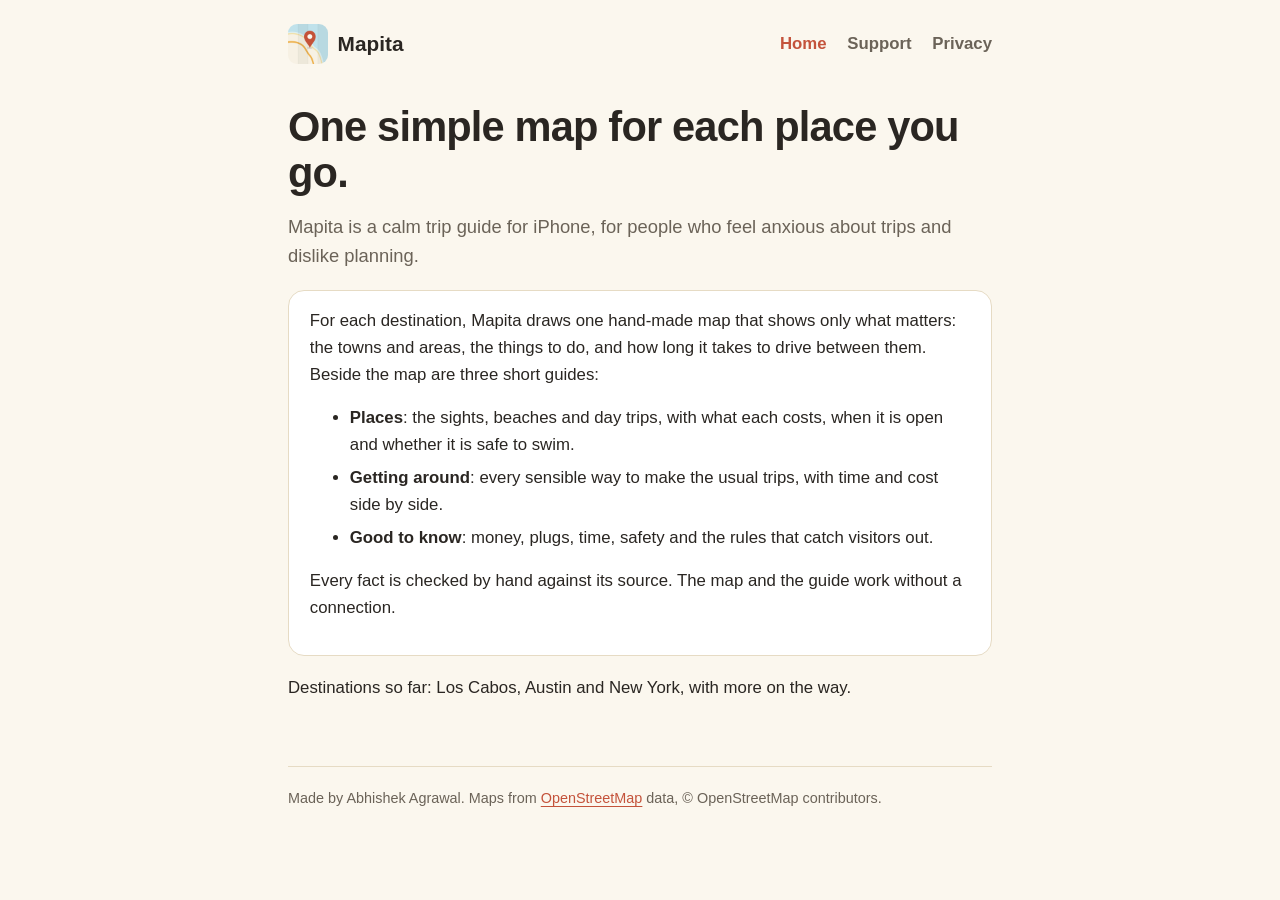
<file: index.html>
<!doctype html>
<html lang="en">
<head>
  <meta charset="utf-8">
  <meta name="viewport" content="width=device-width, initial-scale=1">
  <meta name="description" content="Mapita is a calm trip guide for iPhone: one simple map for each place, how far things are, how to get around, and what is good to know.">
  <title>Mapita: Calm Trip Guide</title>
  <link rel="stylesheet" href="styles.css">
</head>
<body>
  <header class="site shell">
    <a class="brand" href="index.html"><img src="icon.png" alt="">Mapita</a>
    <nav aria-label="Main">
      <a href="index.html" aria-current="page">Home</a>
      <a href="support.html">Support</a>
      <a href="privacy.html">Privacy</a>
    </nav>
  </header>
  <main class="shell">
    <h1>One simple map for each place you go.</h1>
    <p class="lede">Mapita is a calm trip guide for iPhone, for people who feel anxious about trips and dislike planning.</p>
    <div class="card">
      <p>For each destination, Mapita draws one hand-made map that shows only what matters: the towns and areas, the
        things to do, and how long it takes to drive between them. Beside the map are three short guides:</p>
      <ul>
        <li><strong>Places</strong>: the sights, beaches and day trips, with what each costs, when it is open and whether it is safe to swim.</li>
        <li><strong>Getting around</strong>: every sensible way to make the usual trips, with time and cost side by side.</li>
        <li><strong>Good to know</strong>: money, plugs, time, safety and the rules that catch visitors out.</li>
      </ul>
      <p>Every fact is checked by hand against its source. The map and the guide work without a connection.</p>
    </div>
    <p>Destinations so far: Los Cabos, Austin and New York, with more on the way.</p>
  </main>
  <footer class="shell">
    <p>Made by Abhishek Agrawal. Maps from <a href="https://www.openstreetmap.org/copyright">OpenStreetMap</a> data, © OpenStreetMap contributors.</p>
  </footer>
</body>
</html>
</file>
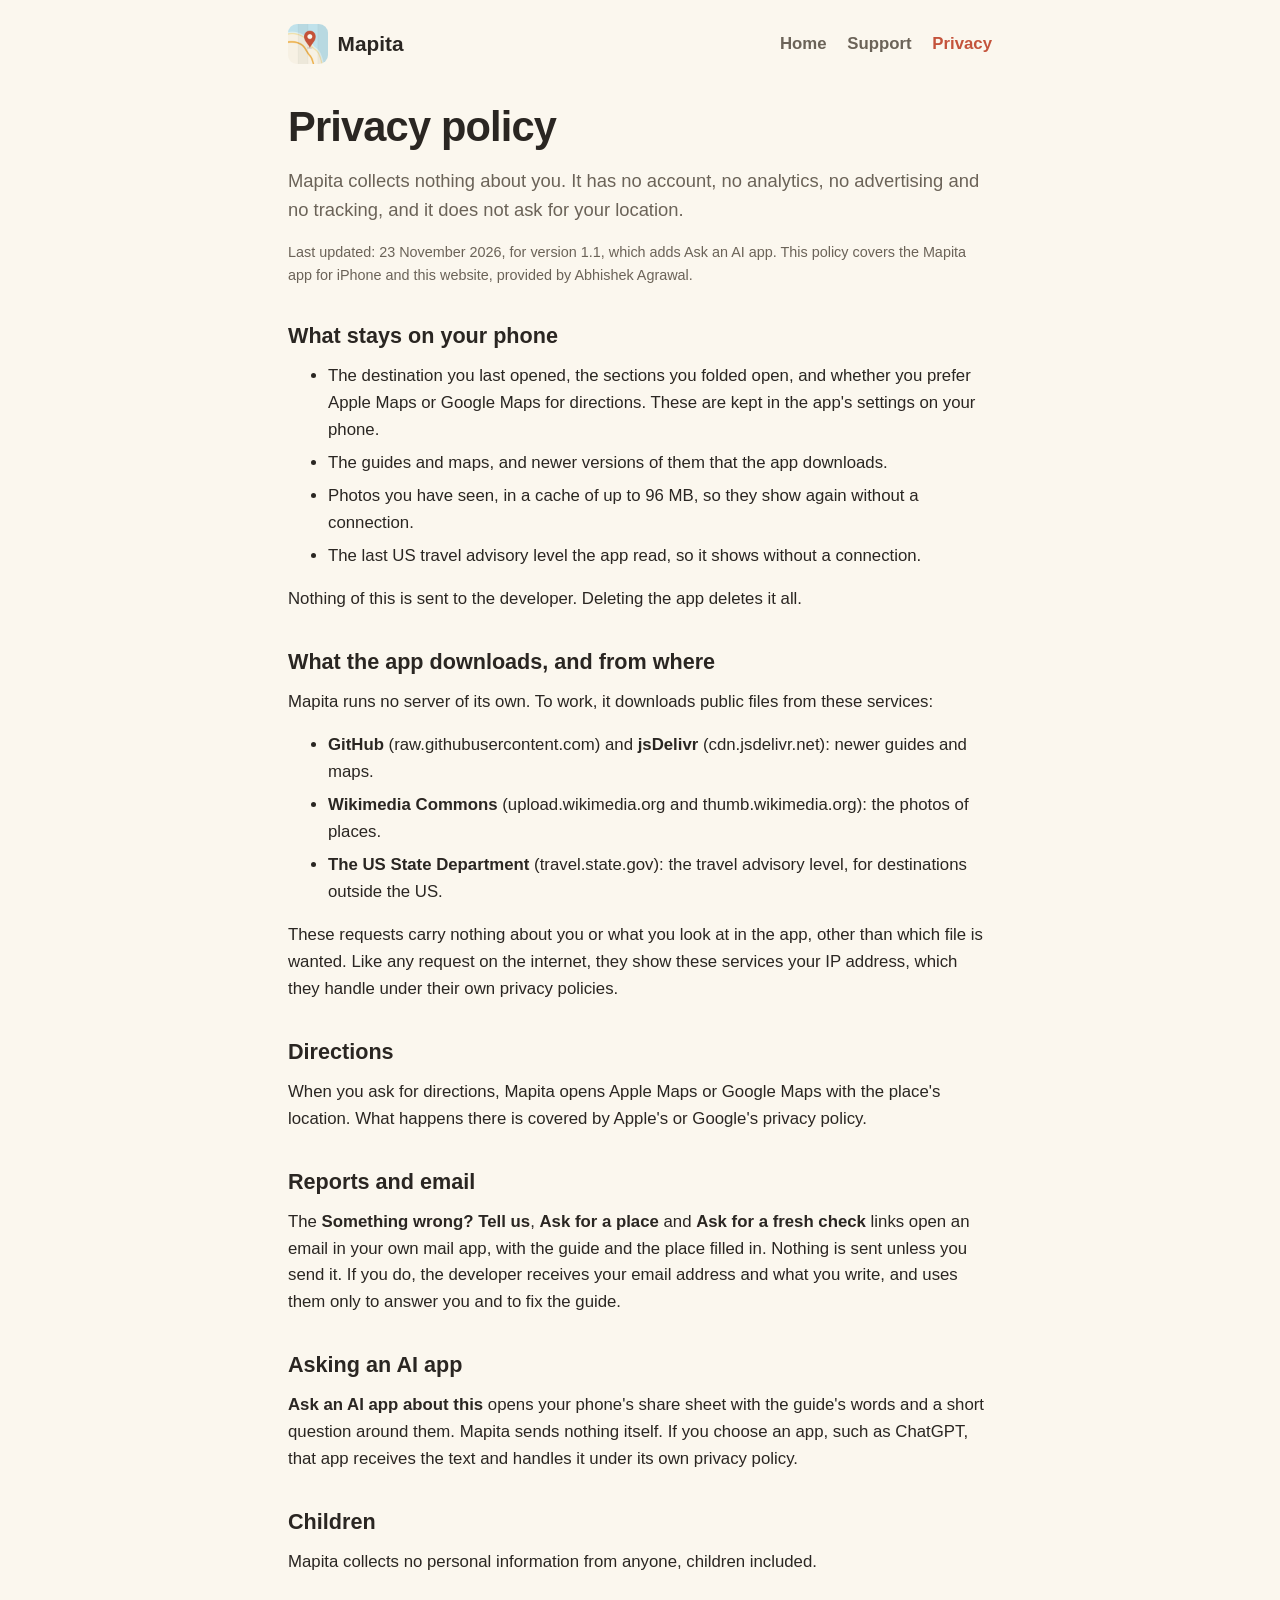
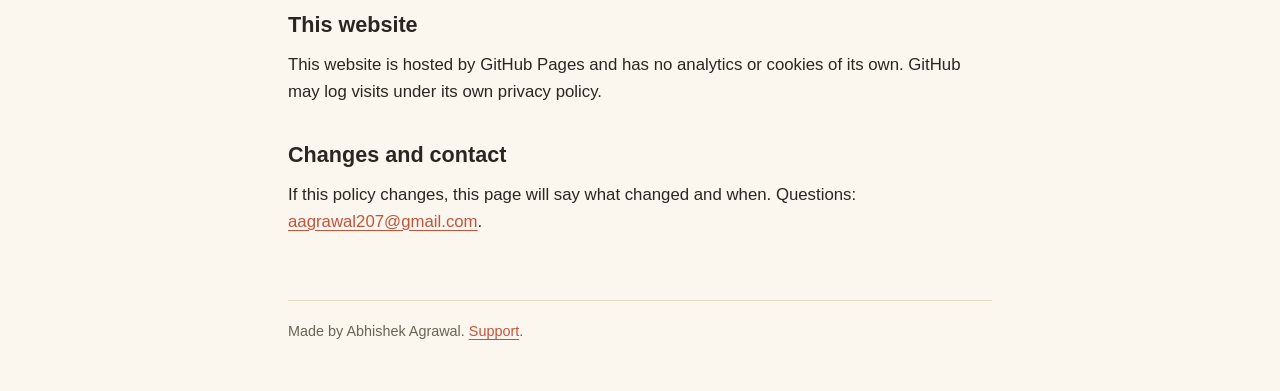
<file: privacy.html>
<!doctype html>
<html lang="en">
<head>
  <meta charset="utf-8">
  <meta name="viewport" content="width=device-width, initial-scale=1">
  <meta name="description" content="Mapita's privacy policy: no account, no analytics, no ads, no tracking, and nothing about you is collected.">
  <title>Privacy Policy | Mapita</title>
  <link rel="stylesheet" href="styles.css">
</head>
<body>
  <header class="site shell">
    <a class="brand" href="index.html"><img src="icon.png" alt="">Mapita</a>
    <nav aria-label="Main">
      <a href="index.html">Home</a>
      <a href="support.html">Support</a>
      <a href="privacy.html" aria-current="page">Privacy</a>
    </nav>
  </header>
  <main class="shell">
    <h1>Privacy policy</h1>
    <p class="lede">Mapita collects nothing about you. It has no account, no analytics, no advertising and no tracking, and it does
      not ask for your location.</p>
    <p class="small">Last updated: 23 November 2026, for version 1.1, which adds Ask an AI app. This policy covers the Mapita app for iPhone and this website, provided by
      Abhishek Agrawal.</p>

    <h2>What stays on your phone</h2>
    <ul>
      <li>The destination you last opened, the sections you folded open, and whether you prefer Apple Maps or Google Maps for
        directions. These are kept in the app's settings on your phone.</li>
      <li>The guides and maps, and newer versions of them that the app downloads.</li>
      <li>Photos you have seen, in a cache of up to 96 MB, so they show again without a connection.</li>
      <li>The last US travel advisory level the app read, so it shows without a connection.</li>
    </ul>
    <p>Nothing of this is sent to the developer. Deleting the app deletes it all.</p>

    <h2>What the app downloads, and from where</h2>
    <p>Mapita runs no server of its own. To work, it downloads public files from these services:</p>
    <ul>
      <li><strong>GitHub</strong> (raw.githubusercontent.com) and <strong>jsDelivr</strong> (cdn.jsdelivr.net): newer guides and maps.</li>
      <li><strong>Wikimedia Commons</strong> (upload.wikimedia.org and thumb.wikimedia.org): the photos of places.</li>
      <li><strong>The US State Department</strong> (travel.state.gov): the travel advisory level, for destinations outside the US.</li>
    </ul>
    <p>These requests carry nothing about you or what you look at in the app, other than which file is wanted. Like any
      request on the internet, they show these services your IP address, which they handle under their own privacy
      policies.</p>

    <h2>Directions</h2>
    <p>When you ask for directions, Mapita opens Apple Maps or Google Maps with the place's location. What happens there is
      covered by Apple's or Google's privacy policy.</p>

    <h2>Reports and email</h2>
    <p>The <strong>Something wrong? Tell us</strong>, <strong>Ask for a place</strong> and <strong>Ask for a fresh check</strong> links
      open an email in your own mail app, with the guide and the place filled in.
      Nothing is sent unless you send it. If you do, the developer receives your email address and what you write, and uses
      them only to answer you and to fix the guide.</p>

    <h2>Asking an AI app</h2>
    <p><strong>Ask an AI app about this</strong> opens your phone's share sheet with the guide's words and a short question
      around them. Mapita sends nothing itself. If you choose an app, such as ChatGPT, that app receives the text and handles
      it under its own privacy policy.</p>

    <h2>Children</h2>
    <p>Mapita collects no personal information from anyone, children included.</p>

    <h2>This website</h2>
    <p>This website is hosted by GitHub Pages and has no analytics or cookies of its own. GitHub may log visits under its
      own privacy policy.</p>

    <h2>Changes and contact</h2>
    <p>If this policy changes, this page will say what changed and when. Questions:
      <a href="mailto:aagrawal207@gmail.com">aagrawal207@gmail.com</a>.</p>
  </main>
  <footer class="shell">
    <p>Made by Abhishek Agrawal. <a href="support.html">Support</a>.</p>
  </footer>
</body>
</html>
</file>
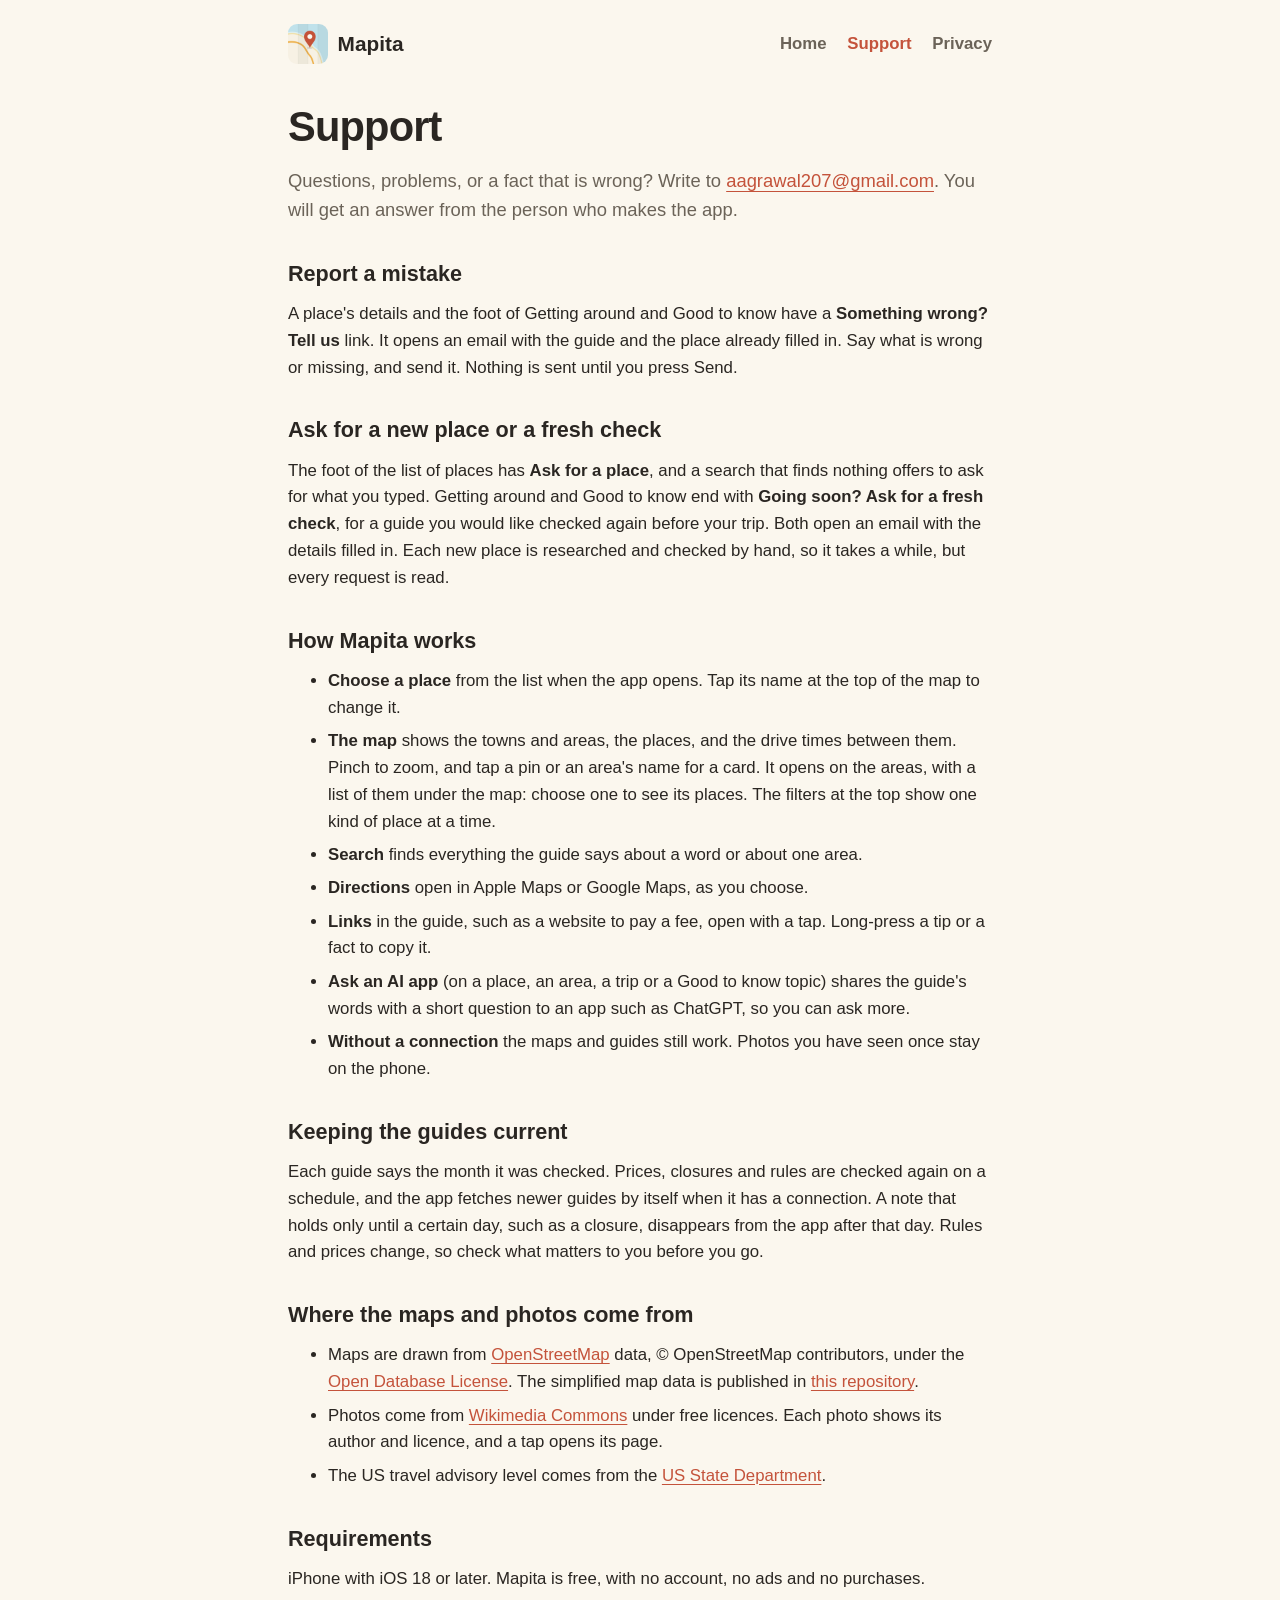
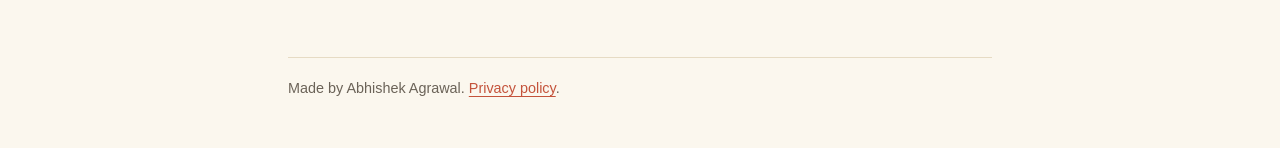
<file: support.html>
<!doctype html>
<html lang="en">
<head>
  <meta charset="utf-8">
  <meta name="viewport" content="width=device-width, initial-scale=1">
  <meta name="description" content="Help with Mapita, the calm trip guide for iPhone: how it works, where its maps and photos come from, and how to report a mistake.">
  <title>Support | Mapita</title>
  <link rel="stylesheet" href="styles.css">
</head>
<body>
  <header class="site shell">
    <a class="brand" href="index.html"><img src="icon.png" alt="">Mapita</a>
    <nav aria-label="Main">
      <a href="index.html">Home</a>
      <a href="support.html" aria-current="page">Support</a>
      <a href="privacy.html">Privacy</a>
    </nav>
  </header>
  <main class="shell">
    <h1>Support</h1>
    <p class="lede">Questions, problems, or a fact that is wrong? Write to
      <a href="mailto:aagrawal207@gmail.com">aagrawal207@gmail.com</a>. You will get an answer from the person who makes the app.</p>

    <h2>Report a mistake</h2>
    <p>A place's details and the foot of Getting around and Good to know have a <strong>Something wrong? Tell us</strong> link.
      It opens an email with the guide and the place already filled in. Say what is wrong or missing, and send it.
      Nothing is sent until you press Send.</p>

    <h2>Ask for a new place or a fresh check</h2>
    <p>The foot of the list of places has <strong>Ask for a place</strong>, and a search that finds nothing offers to ask for what
      you typed. Getting around and Good to know end with <strong>Going soon? Ask for a fresh check</strong>, for a guide you would
      like checked again before your trip. Both open an email with the details filled in. Each new place is researched and checked
      by hand, so it takes a while, but every request is read.</p>

    <h2>How Mapita works</h2>
    <ul>
      <li><strong>Choose a place</strong> from the list when the app opens. Tap its name at the top of the map to change it.</li>
      <li><strong>The map</strong> shows the towns and areas, the places, and the drive times between them. Pinch to zoom, and tap a
        pin or an area's name for a card. It opens on the areas, with a list of them under the map: choose one to see its places.
        The filters at the top show one kind of place at a time.</li>
      <li><strong>Search</strong> finds everything the guide says about a word or about one area.</li>
      <li><strong>Directions</strong> open in Apple Maps or Google Maps, as you choose.</li>
      <li><strong>Links</strong> in the guide, such as a website to pay a fee, open with a tap. Long-press a tip or a fact to copy it.</li>
      <li><strong>Ask an AI app</strong> (on a place, an area, a trip or a Good to know topic) shares the guide's words with a short
        question to an app such as ChatGPT, so you can ask more.</li>
      <li><strong>Without a connection</strong> the maps and guides still work. Photos you have seen once stay on the phone.</li>
    </ul>

    <h2>Keeping the guides current</h2>
    <p>Each guide says the month it was checked. Prices, closures and rules are checked again on a schedule, and the app
      fetches newer guides by itself when it has a connection. A note that holds only until a certain day, such as a closure,
      disappears from the app after that day. Rules and prices change, so check what matters to you before you go.</p>

    <h2>Where the maps and photos come from</h2>
    <ul>
      <li>Maps are drawn from <a href="https://www.openstreetmap.org/copyright">OpenStreetMap</a> data, © OpenStreetMap contributors,
        under the <a href="https://opendatacommons.org/licenses/odbl/">Open Database License</a>. The simplified map data is
        published in <a href="https://github.com/aagrawal207/mapita-data">this repository</a>.</li>
      <li>Photos come from <a href="https://commons.wikimedia.org/">Wikimedia Commons</a> under free licences. Each photo shows its
        author and licence, and a tap opens its page.</li>
      <li>The US travel advisory level comes from the <a href="https://travel.state.gov/">US State Department</a>.</li>
    </ul>

    <h2>Requirements</h2>
    <p>iPhone with iOS 18 or later. Mapita is free, with no account, no ads and no purchases.</p>
  </main>
  <footer class="shell">
    <p>Made by Abhishek Agrawal. <a href="privacy.html">Privacy policy</a>.</p>
  </footer>
</body>
</html>
</file>
<file: styles.css>
:root {
  color-scheme: light;
  --paper: #fbf7ee;
  --card: #ffffff;
  --ink: #2a2622;
  --muted: #6b6358;
  --accent: #c4533b;
  --teal: #0f8f9e;
  --line: #e6dbc4;
}

* { box-sizing: border-box; }
body {
  margin: 0;
  background: var(--paper);
  color: var(--ink);
  font-family: -apple-system, BlinkMacSystemFont, "Segoe UI", sans-serif;
  font-size: 1.05rem;
  line-height: 1.6;
  -webkit-text-size-adjust: 100%;
}
a { color: var(--accent); text-underline-offset: 0.2em; overflow-wrap: anywhere; }
a:hover { color: var(--teal); }
:focus-visible { outline: 3px solid var(--teal); outline-offset: 4px; }
.shell { width: min(44rem, calc(100% - 2.5rem)); margin-inline: auto; }
header.site {
  display: flex;
  flex-wrap: wrap;
  align-items: center;
  justify-content: space-between;
  gap: 0.75rem 1.5rem;
  padding: 1.5rem 0 1rem;
}
.brand {
  display: inline-flex;
  align-items: center;
  gap: 0.6rem;
  color: var(--ink);
  font-weight: 700;
  font-size: 1.3rem;
  text-decoration: none;
}
.brand img { width: 40px; height: 40px; border-radius: 9px; }
nav a { margin-left: 1rem; color: var(--muted); text-decoration: none; font-weight: 600; }
nav a[aria-current="page"], nav a:hover { color: var(--accent); }
main { padding: 1rem 0 3rem; }
h1 { font-size: clamp(2rem, 5vw, 2.6rem); line-height: 1.1; letter-spacing: -0.02em; margin: 0.5rem 0 1rem; }
h2 { font-size: 1.35rem; margin: 2rem 0 0.6rem; }
p, ul { margin: 0 0 1rem; }
li + li { margin-top: 0.4rem; }
.lede { font-size: 1.15rem; color: var(--muted); }
.card {
  background: var(--card);
  border: 1px solid var(--line);
  border-radius: 16px;
  padding: 1.1rem 1.3rem;
  margin: 1.2rem 0;
}
.small { font-size: 0.9rem; color: var(--muted); }
footer { border-top: 1px solid var(--line); padding: 1.2rem 0 2rem; font-size: 0.9rem; color: var(--muted); }
</file>
